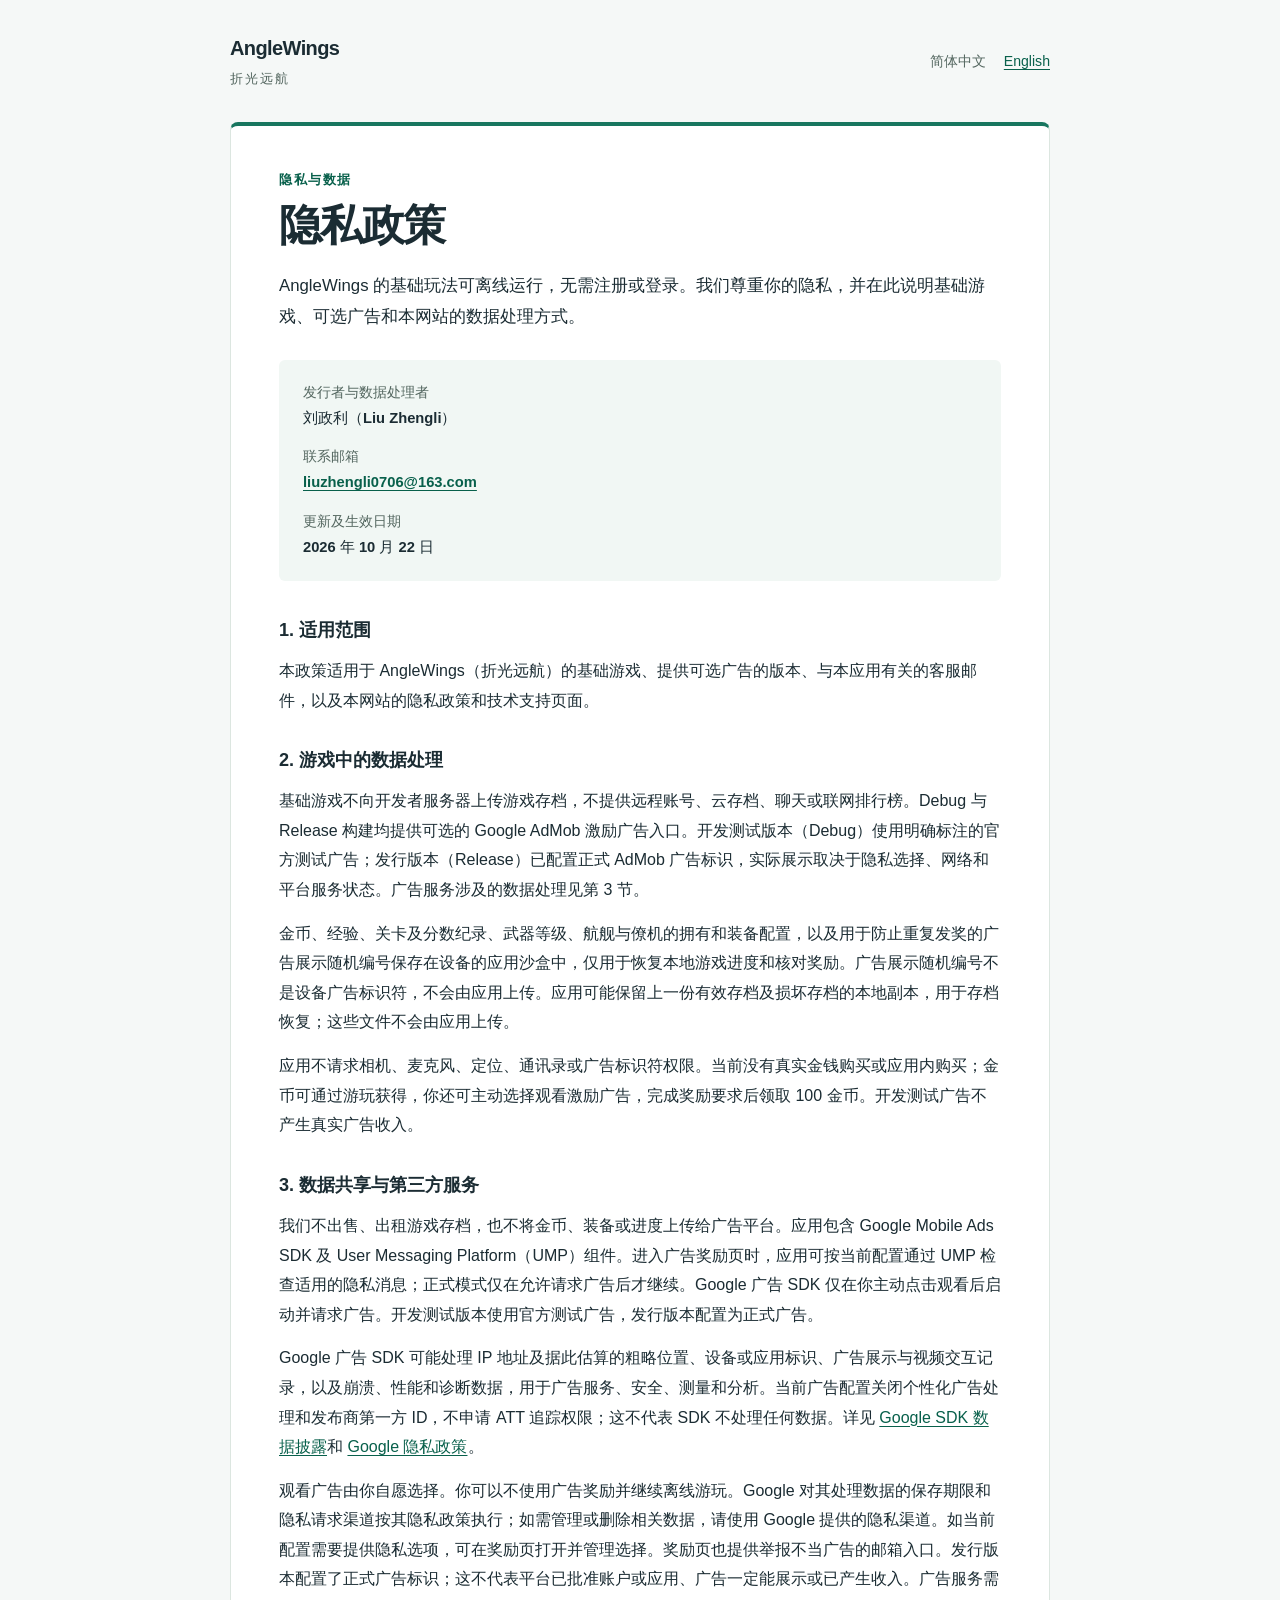
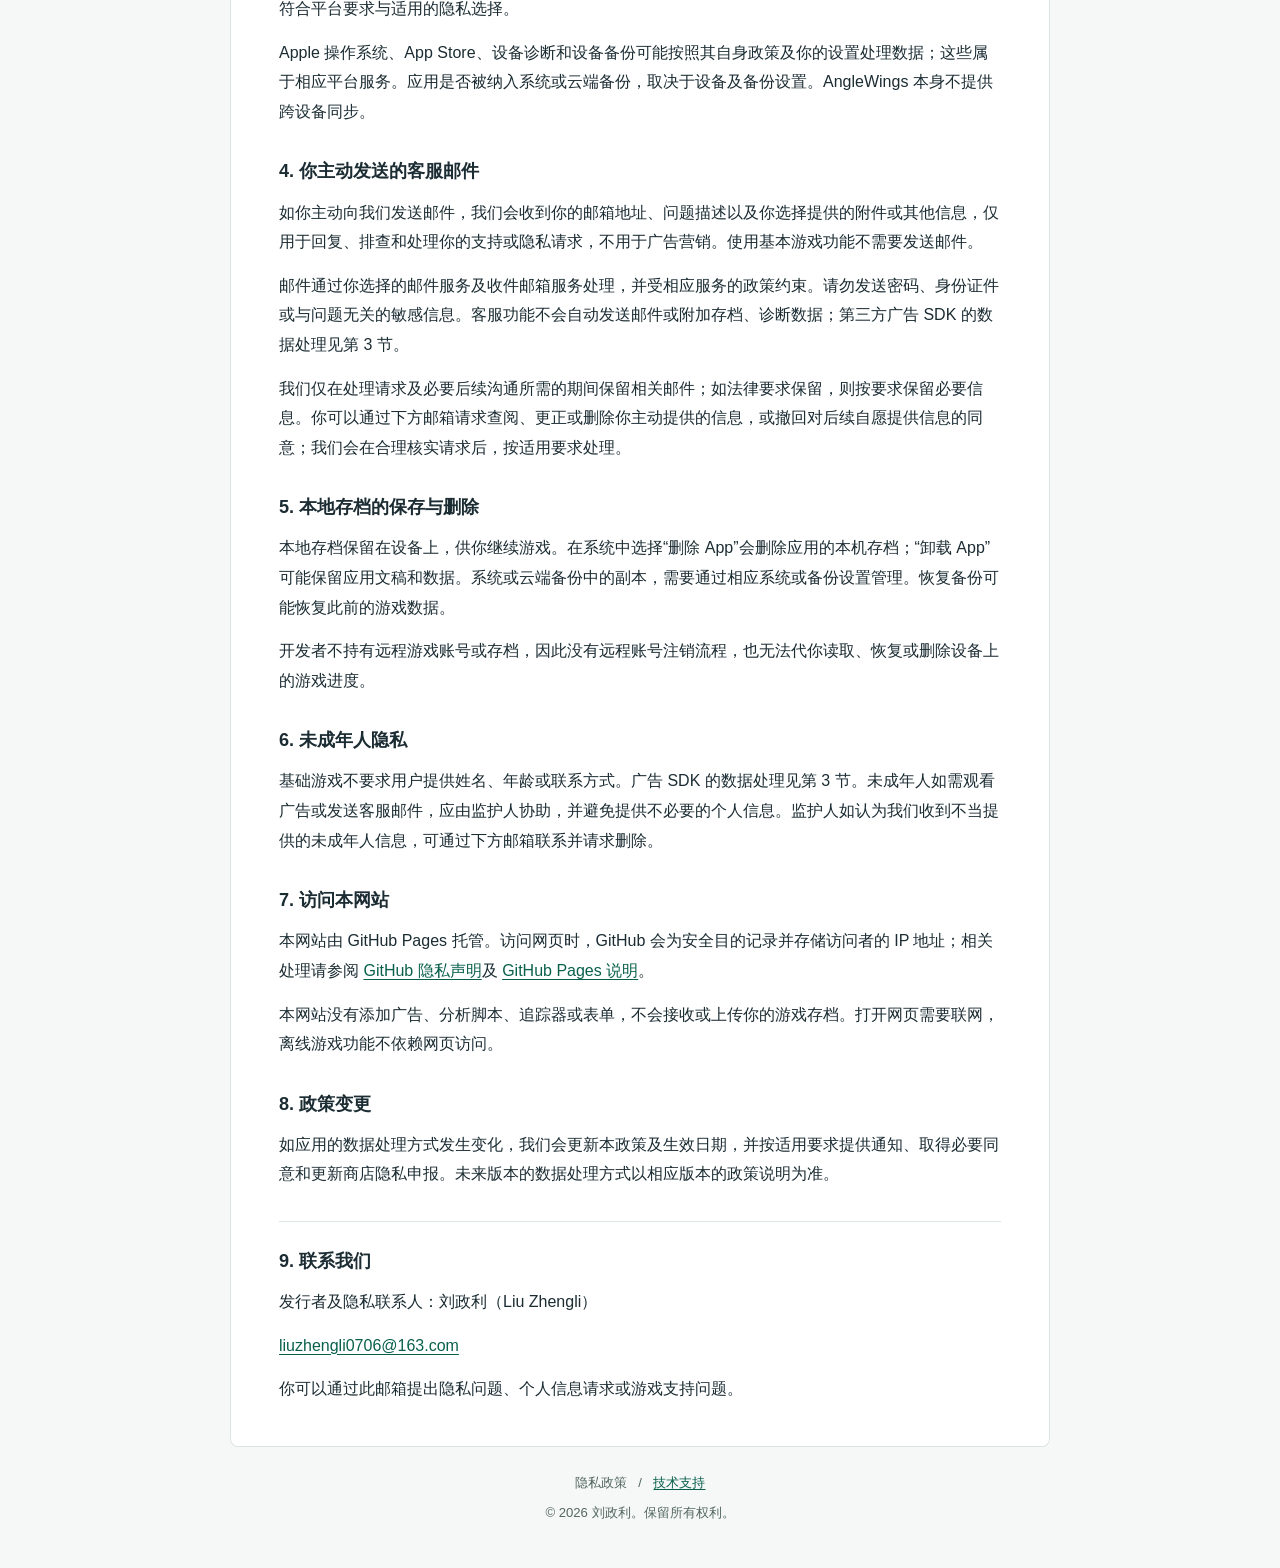
<file: index.html>
<!doctype html>
<html lang="zh-Hans">
<head>
  <meta charset="utf-8">
  <meta name="viewport" content="width=device-width, initial-scale=1">
  <meta name="description" content="AngleWings（折光远航）隐私政策：离线游戏、本地存档、数据管理与隐私联系方式。">
  <meta name="referrer" content="no-referrer">
  <title>隐私政策 · AngleWings 折光远航</title>
  <link rel="canonical" href="https://maoyayini.github.io/anglewings-privacy/">
  <link rel="alternate" hreflang="en" href="https://maoyayini.github.io/anglewings-privacy/en.html">
  <link rel="stylesheet" href="styles.css">
</head>
<body>
  <a class="skip" href="#policy">跳转到正文</a>
  <header class="site-header">
    <div><span class="brand">AngleWings</span><span class="subtitle">折光远航</span></div>
    <nav aria-label="语言"><span aria-current="page">简体中文</span><a href="en.html" lang="en" hreflang="en">English</a></nav>
  </header>
  <main id="policy">
    <p class="eyebrow">隐私与数据</p>
    <h1>隐私政策</h1>
    <p class="intro">AngleWings 的基础玩法可离线运行，无需注册或登录。我们尊重你的隐私，并在此说明基础游戏、可选广告和本网站的数据处理方式。</p>
    <dl class="details">
      <div><dt>发行者与数据处理者</dt><dd>刘政利（Liu Zhengli）</dd></div>
      <div><dt>联系邮箱</dt><dd><a href="mailto:liuzhengli0706@163.com">liuzhengli0706@163.com</a></dd></div>
      <div><dt>更新及生效日期</dt><dd><time datetime="2026-10-22">2026 年 10 月 22 日</time></dd></div>
    </dl>

    <section aria-labelledby="scope">
      <h2 id="scope">1. 适用范围</h2>
      <p>本政策适用于 AngleWings（折光远航）的基础游戏、提供可选广告的版本、与本应用有关的客服邮件，以及本网站的隐私政策和技术支持页面。</p>
    </section>
    <section aria-labelledby="game-data">
      <h2 id="game-data">2. 游戏中的数据处理</h2>
      <p>基础游戏不向开发者服务器上传游戏存档，不提供远程账号、云存档、聊天或联网排行榜。Debug 与 Release 构建均提供可选的 Google AdMob 激励广告入口。开发测试版本（Debug）使用明确标注的官方测试广告；发行版本（Release）已配置正式 AdMob 广告标识，实际展示取决于隐私选择、网络和平台服务状态。广告服务涉及的数据处理见第 3 节。</p>
      <p>金币、经验、关卡及分数纪录、武器等级、航舰与僚机的拥有和装备配置，以及用于防止重复发奖的广告展示随机编号保存在设备的应用沙盒中，仅用于恢复本地游戏进度和核对奖励。广告展示随机编号不是设备广告标识符，不会由应用上传。应用可能保留上一份有效存档及损坏存档的本地副本，用于存档恢复；这些文件不会由应用上传。</p>
      <p>应用不请求相机、麦克风、定位、通讯录或广告标识符权限。当前没有真实金钱购买或应用内购买；金币可通过游玩获得，你还可主动选择观看激励广告，完成奖励要求后领取 100 金币。开发测试广告不产生真实广告收入。</p>
    </section>
    <section aria-labelledby="sharing">
      <h2 id="sharing">3. 数据共享与第三方服务</h2>
      <p>我们不出售、出租游戏存档，也不将金币、装备或进度上传给广告平台。应用包含 Google Mobile Ads SDK 及 User Messaging Platform（UMP）组件。进入广告奖励页时，应用可按当前配置通过 UMP 检查适用的隐私消息；正式模式仅在允许请求广告后才继续。Google 广告 SDK 仅在你主动点击观看后启动并请求广告。开发测试版本使用官方测试广告，发行版本配置为正式广告。</p>
      <p>Google 广告 SDK 可能处理 IP 地址及据此估算的粗略位置、设备或应用标识、广告展示与视频交互记录，以及崩溃、性能和诊断数据，用于广告服务、安全、测量和分析。当前广告配置关闭个性化广告处理和发布商第一方 ID，不申请 ATT 追踪权限；这不代表 SDK 不处理任何数据。详见 <a href="https://developers.google.com/admob/ios/privacy/data-disclosure">Google SDK 数据披露</a>和 <a href="https://policies.google.com/privacy?hl=zh-CN">Google 隐私政策</a>。</p>
      <p>观看广告由你自愿选择。你可以不使用广告奖励并继续离线游玩。Google 对其处理数据的保存期限和隐私请求渠道按其隐私政策执行；如需管理或删除相关数据，请使用 Google 提供的隐私渠道。如当前配置需要提供隐私选项，可在奖励页打开并管理选择。奖励页也提供举报不当广告的邮箱入口。发行版本配置了正式广告标识；这不代表平台已批准账户或应用、广告一定能展示或已产生收入。广告服务需符合平台要求与适用的隐私选择。</p>
      <p>Apple 操作系统、App Store、设备诊断和设备备份可能按照其自身政策及你的设置处理数据；这些属于相应平台服务。应用是否被纳入系统或云端备份，取决于设备及备份设置。AngleWings 本身不提供跨设备同步。</p>
    </section>
    <section aria-labelledby="support">
      <h2 id="support">4. 你主动发送的客服邮件</h2>
      <p>如你主动向我们发送邮件，我们会收到你的邮箱地址、问题描述以及你选择提供的附件或其他信息，仅用于回复、排查和处理你的支持或隐私请求，不用于广告营销。使用基本游戏功能不需要发送邮件。</p>
      <p>邮件通过你选择的邮件服务及收件邮箱服务处理，并受相应服务的政策约束。请勿发送密码、身份证件或与问题无关的敏感信息。客服功能不会自动发送邮件或附加存档、诊断数据；第三方广告 SDK 的数据处理见第 3 节。</p>
      <p>我们仅在处理请求及必要后续沟通所需的期间保留相关邮件；如法律要求保留，则按要求保留必要信息。你可以通过下方邮箱请求查阅、更正或删除你主动提供的信息，或撤回对后续自愿提供信息的同意；我们会在合理核实请求后，按适用要求处理。</p>
    </section>
    <section aria-labelledby="deletion">
      <h2 id="deletion">5. 本地存档的保存与删除</h2>
      <p>本地存档保留在设备上，供你继续游戏。在系统中选择“删除 App”会删除应用的本机存档；“卸载 App”可能保留应用文稿和数据。系统或云端备份中的副本，需要通过相应系统或备份设置管理。恢复备份可能恢复此前的游戏数据。</p>
      <p>开发者不持有远程游戏账号或存档，因此没有远程账号注销流程，也无法代你读取、恢复或删除设备上的游戏进度。</p>
    </section>
    <section aria-labelledby="children">
      <h2 id="children">6. 未成年人隐私</h2>
      <p>基础游戏不要求用户提供姓名、年龄或联系方式。广告 SDK 的数据处理见第 3 节。未成年人如需观看广告或发送客服邮件，应由监护人协助，并避免提供不必要的个人信息。监护人如认为我们收到不当提供的未成年人信息，可通过下方邮箱联系并请求删除。</p>
    </section>
    <section aria-labelledby="website">
      <h2 id="website">7. 访问本网站</h2>
      <p>本网站由 GitHub Pages 托管。访问网页时，GitHub 会为安全目的记录并存储访问者的 IP 地址；相关处理请参阅 <a href="https://docs.github.com/en/site-policy/privacy-policies/github-general-privacy-statement">GitHub 隐私声明</a>及 <a href="https://docs.github.com/en/pages/getting-started-with-github-pages/what-is-github-pages">GitHub Pages 说明</a>。</p>
      <p>本网站没有添加广告、分析脚本、追踪器或表单，不会接收或上传你的游戏存档。打开网页需要联网，离线游戏功能不依赖网页访问。</p>
    </section>
    <section aria-labelledby="changes">
      <h2 id="changes">8. 政策变更</h2>
      <p>如应用的数据处理方式发生变化，我们会更新本政策及生效日期，并按适用要求提供通知、取得必要同意和更新商店隐私申报。未来版本的数据处理方式以相应版本的政策说明为准。</p>
    </section>
    <section class="contact" aria-labelledby="contact">
      <h2 id="contact">9. 联系我们</h2>
      <p>发行者及隐私联系人：刘政利（Liu Zhengli）</p>
      <p><a href="mailto:liuzhengli0706@163.com">liuzhengli0706@163.com</a></p>
      <p>你可以通过此邮箱提出隐私问题、个人信息请求或游戏支持问题。</p>
    </section>
  </main>
  <footer><p>隐私政策 <span aria-hidden="true">/</span> <a href="support.html">技术支持</a></p><p>© 2026 刘政利。保留所有权利。</p></footer>
</body>
</html>
</file>
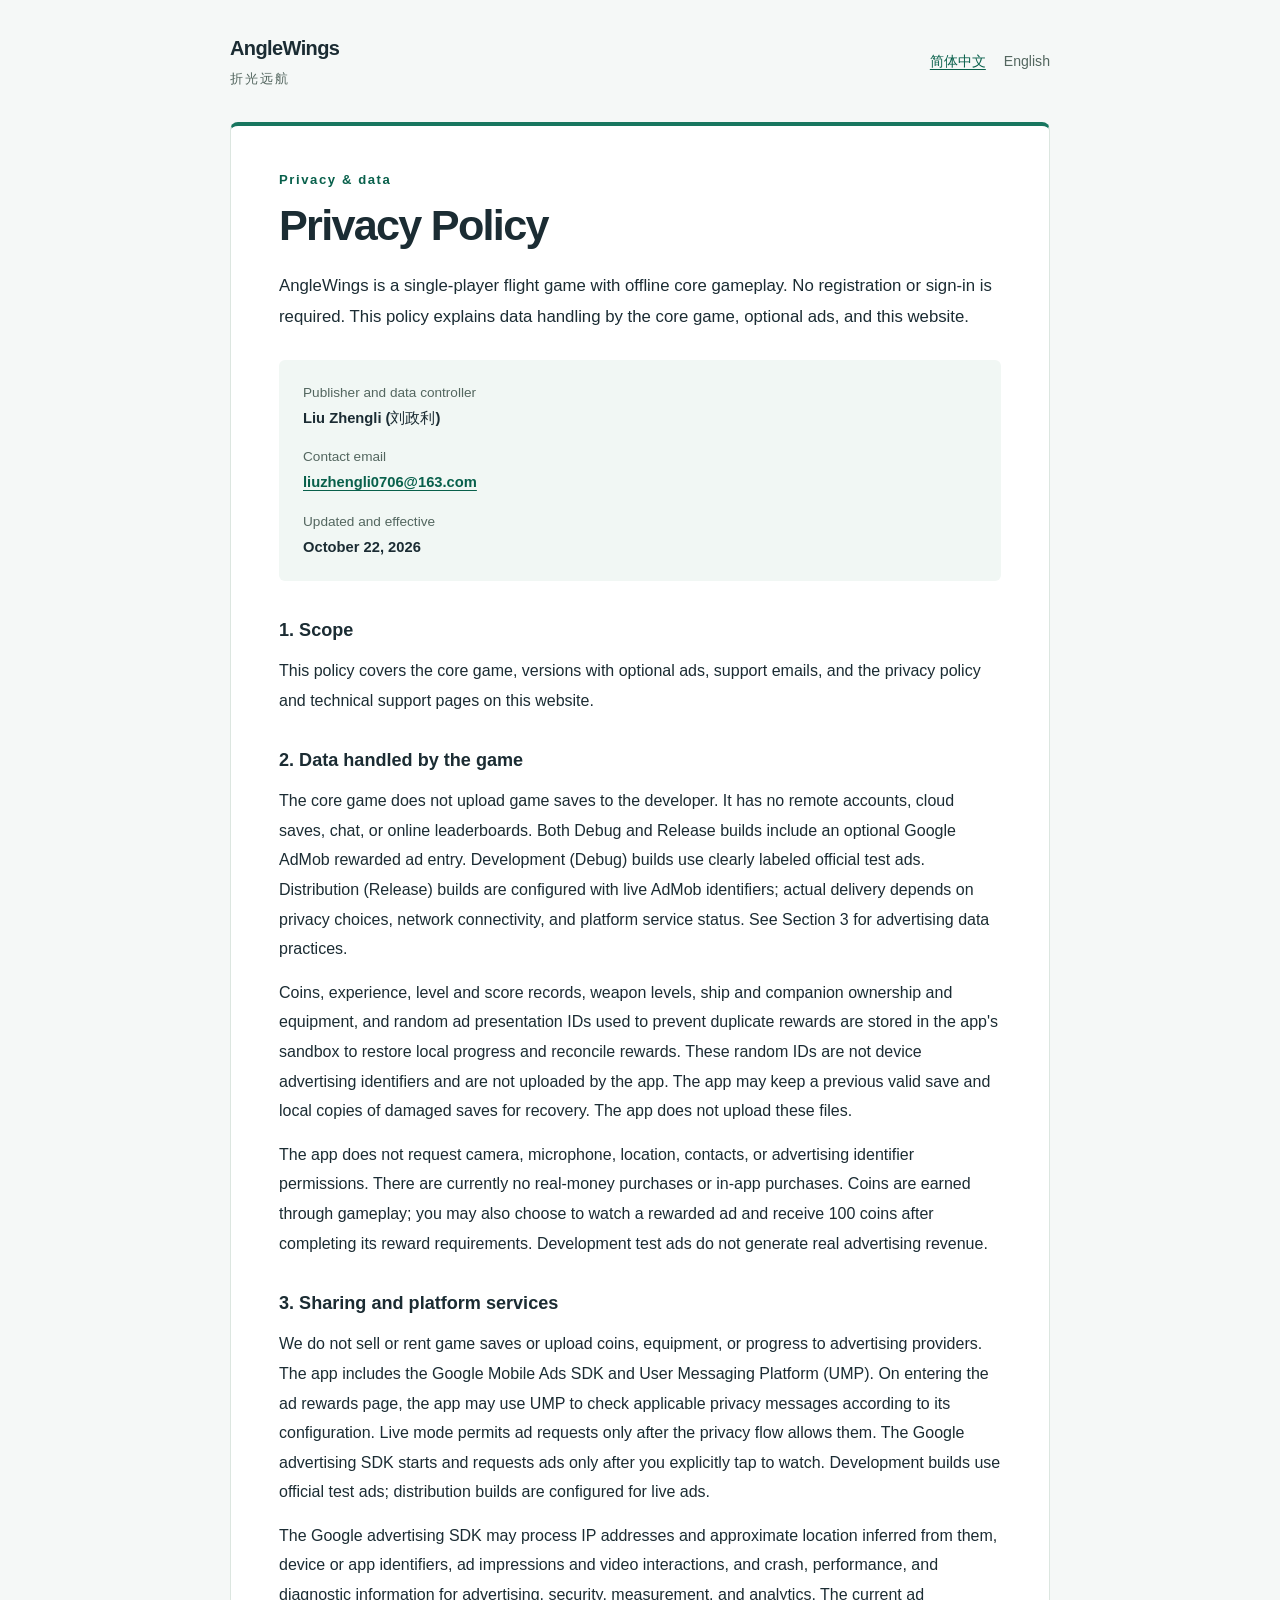
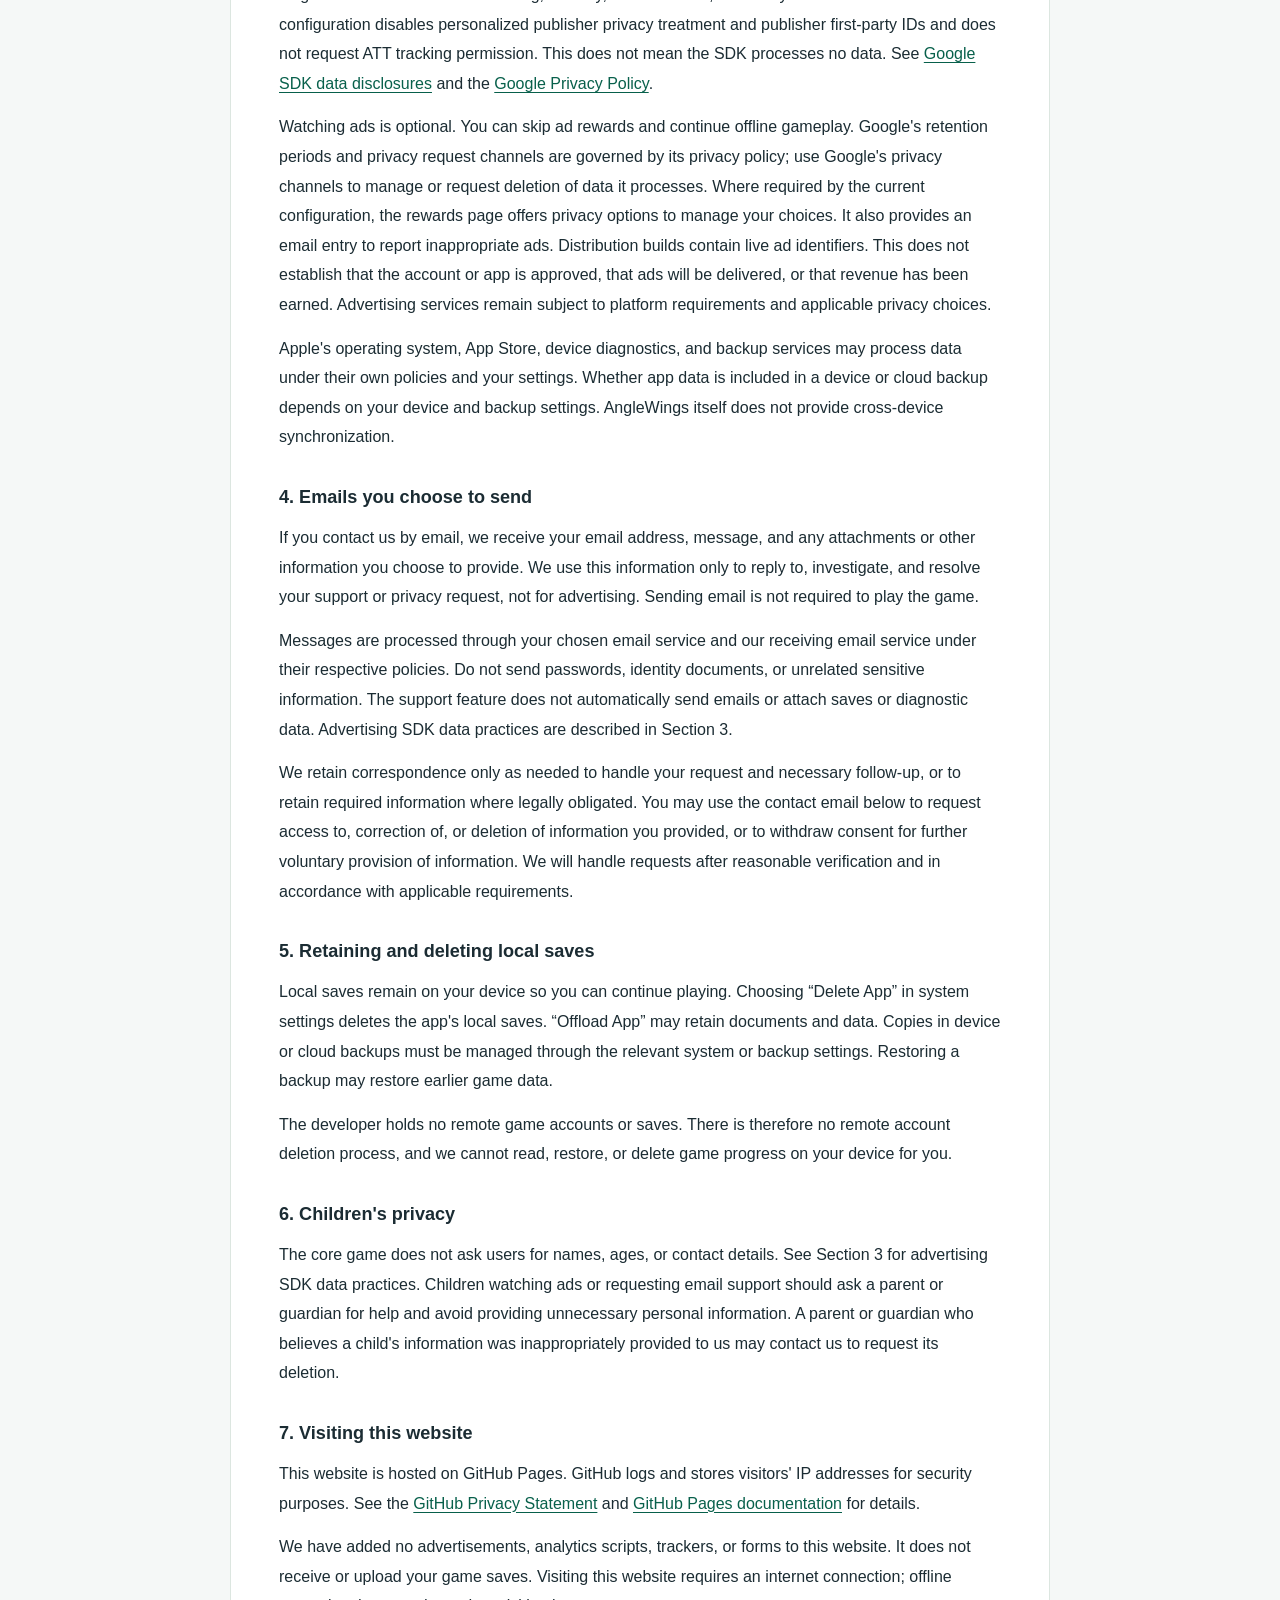
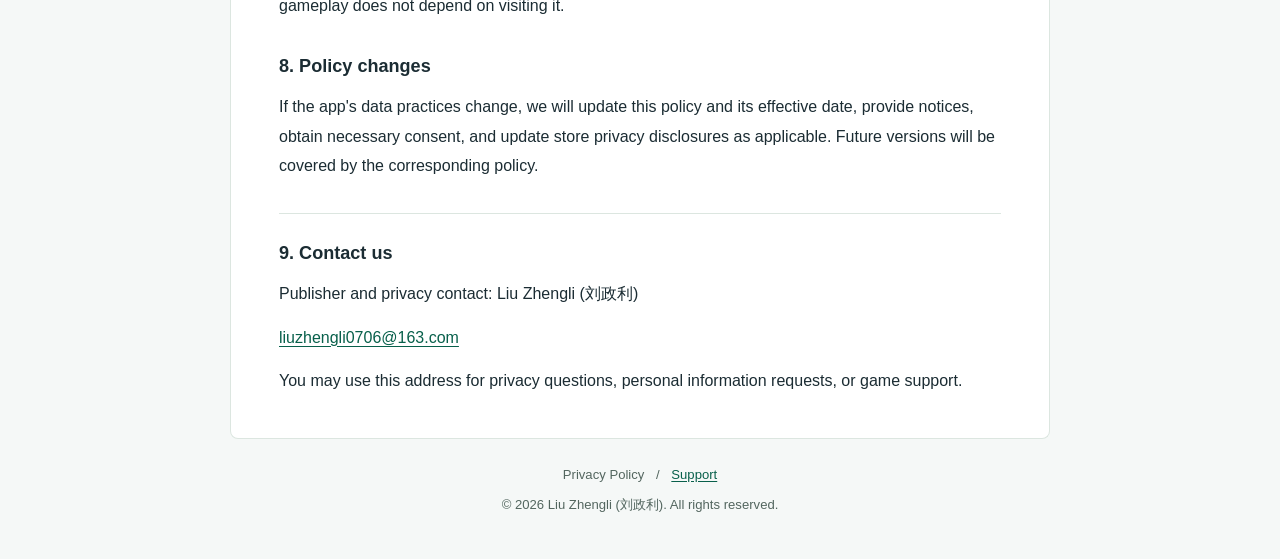
<file: en.html>
<!doctype html>
<html lang="en">
<head>
  <meta charset="utf-8">
  <meta name="viewport" content="width=device-width, initial-scale=1">
  <meta name="description" content="AngleWings privacy policy: offline gameplay, local saves, data management, and privacy contact details.">
  <meta name="referrer" content="no-referrer">
  <title>Privacy Policy · AngleWings</title>
  <link rel="canonical" href="https://maoyayini.github.io/anglewings-privacy/en.html">
  <link rel="alternate" hreflang="zh-Hans" href="https://maoyayini.github.io/anglewings-privacy/">
  <link rel="stylesheet" href="styles.css">
</head>
<body>
  <a class="skip" href="#policy">Skip to content</a>
  <header class="site-header">
    <div><span class="brand">AngleWings</span><span class="subtitle" lang="zh-Hans">折光远航</span></div>
    <nav aria-label="Language"><a href="./" lang="zh-Hans" hreflang="zh-Hans">简体中文</a><span aria-current="page">English</span></nav>
  </header>
  <main id="policy">
    <p class="eyebrow">Privacy &amp; data</p>
    <h1>Privacy Policy</h1>
    <p class="intro">AngleWings is a single-player flight game with offline core gameplay. No registration or sign-in is required. This policy explains data handling by the core game, optional ads, and this website.</p>
    <dl class="details">
      <div><dt>Publisher and data controller</dt><dd>Liu Zhengli (刘政利)</dd></div>
      <div><dt>Contact email</dt><dd><a href="mailto:liuzhengli0706@163.com">liuzhengli0706@163.com</a></dd></div>
      <div><dt>Updated and effective</dt><dd><time datetime="2026-10-22">October 22, 2026</time></dd></div>
    </dl>

    <section aria-labelledby="scope">
      <h2 id="scope">1. Scope</h2>
      <p>This policy covers the core game, versions with optional ads, support emails, and the privacy policy and technical support pages on this website.</p>
    </section>
    <section aria-labelledby="game-data">
      <h2 id="game-data">2. Data handled by the game</h2>
      <p>The core game does not upload game saves to the developer. It has no remote accounts, cloud saves, chat, or online leaderboards. Both Debug and Release builds include an optional Google AdMob rewarded ad entry. Development (Debug) builds use clearly labeled official test ads. Distribution (Release) builds are configured with live AdMob identifiers; actual delivery depends on privacy choices, network connectivity, and platform service status. See Section 3 for advertising data practices.</p>
      <p>Coins, experience, level and score records, weapon levels, ship and companion ownership and equipment, and random ad presentation IDs used to prevent duplicate rewards are stored in the app's sandbox to restore local progress and reconcile rewards. These random IDs are not device advertising identifiers and are not uploaded by the app. The app may keep a previous valid save and local copies of damaged saves for recovery. The app does not upload these files.</p>
      <p>The app does not request camera, microphone, location, contacts, or advertising identifier permissions. There are currently no real-money purchases or in-app purchases. Coins are earned through gameplay; you may also choose to watch a rewarded ad and receive 100 coins after completing its reward requirements. Development test ads do not generate real advertising revenue.</p>
    </section>
    <section aria-labelledby="sharing">
      <h2 id="sharing">3. Sharing and platform services</h2>
      <p>We do not sell or rent game saves or upload coins, equipment, or progress to advertising providers. The app includes the Google Mobile Ads SDK and User Messaging Platform (UMP). On entering the ad rewards page, the app may use UMP to check applicable privacy messages according to its configuration. Live mode permits ad requests only after the privacy flow allows them. The Google advertising SDK starts and requests ads only after you explicitly tap to watch. Development builds use official test ads; distribution builds are configured for live ads.</p>
      <p>The Google advertising SDK may process IP addresses and approximate location inferred from them, device or app identifiers, ad impressions and video interactions, and crash, performance, and diagnostic information for advertising, security, measurement, and analytics. The current ad configuration disables personalized publisher privacy treatment and publisher first-party IDs and does not request ATT tracking permission. This does not mean the SDK processes no data. See <a href="https://developers.google.com/admob/ios/privacy/data-disclosure">Google SDK data disclosures</a> and the <a href="https://policies.google.com/privacy">Google Privacy Policy</a>.</p>
      <p>Watching ads is optional. You can skip ad rewards and continue offline gameplay. Google's retention periods and privacy request channels are governed by its privacy policy; use Google's privacy channels to manage or request deletion of data it processes. Where required by the current configuration, the rewards page offers privacy options to manage your choices. It also provides an email entry to report inappropriate ads. Distribution builds contain live ad identifiers. This does not establish that the account or app is approved, that ads will be delivered, or that revenue has been earned. Advertising services remain subject to platform requirements and applicable privacy choices.</p>
      <p>Apple's operating system, App Store, device diagnostics, and backup services may process data under their own policies and your settings. Whether app data is included in a device or cloud backup depends on your device and backup settings. AngleWings itself does not provide cross-device synchronization.</p>
    </section>
    <section aria-labelledby="support">
      <h2 id="support">4. Emails you choose to send</h2>
      <p>If you contact us by email, we receive your email address, message, and any attachments or other information you choose to provide. We use this information only to reply to, investigate, and resolve your support or privacy request, not for advertising. Sending email is not required to play the game.</p>
      <p>Messages are processed through your chosen email service and our receiving email service under their respective policies. Do not send passwords, identity documents, or unrelated sensitive information. The support feature does not automatically send emails or attach saves or diagnostic data. Advertising SDK data practices are described in Section 3.</p>
      <p>We retain correspondence only as needed to handle your request and necessary follow-up, or to retain required information where legally obligated. You may use the contact email below to request access to, correction of, or deletion of information you provided, or to withdraw consent for further voluntary provision of information. We will handle requests after reasonable verification and in accordance with applicable requirements.</p>
    </section>
    <section aria-labelledby="deletion">
      <h2 id="deletion">5. Retaining and deleting local saves</h2>
      <p>Local saves remain on your device so you can continue playing. Choosing “Delete App” in system settings deletes the app's local saves. “Offload App” may retain documents and data. Copies in device or cloud backups must be managed through the relevant system or backup settings. Restoring a backup may restore earlier game data.</p>
      <p>The developer holds no remote game accounts or saves. There is therefore no remote account deletion process, and we cannot read, restore, or delete game progress on your device for you.</p>
    </section>
    <section aria-labelledby="children">
      <h2 id="children">6. Children's privacy</h2>
      <p>The core game does not ask users for names, ages, or contact details. See Section 3 for advertising SDK data practices. Children watching ads or requesting email support should ask a parent or guardian for help and avoid providing unnecessary personal information. A parent or guardian who believes a child's information was inappropriately provided to us may contact us to request its deletion.</p>
    </section>
    <section aria-labelledby="website">
      <h2 id="website">7. Visiting this website</h2>
      <p>This website is hosted on GitHub Pages. GitHub logs and stores visitors' IP addresses for security purposes. See the <a href="https://docs.github.com/en/site-policy/privacy-policies/github-general-privacy-statement">GitHub Privacy Statement</a> and <a href="https://docs.github.com/en/pages/getting-started-with-github-pages/what-is-github-pages">GitHub Pages documentation</a> for details.</p>
      <p>We have added no advertisements, analytics scripts, trackers, or forms to this website. It does not receive or upload your game saves. Visiting this website requires an internet connection; offline gameplay does not depend on visiting it.</p>
    </section>
    <section aria-labelledby="changes">
      <h2 id="changes">8. Policy changes</h2>
      <p>If the app's data practices change, we will update this policy and its effective date, provide notices, obtain necessary consent, and update store privacy disclosures as applicable. Future versions will be covered by the corresponding policy.</p>
    </section>
    <section class="contact" aria-labelledby="contact">
      <h2 id="contact">9. Contact us</h2>
      <p>Publisher and privacy contact: Liu Zhengli (刘政利)</p>
      <p><a href="mailto:liuzhengli0706@163.com">liuzhengli0706@163.com</a></p>
      <p>You may use this address for privacy questions, personal information requests, or game support.</p>
    </section>
  </main>
  <footer><p>Privacy Policy <span aria-hidden="true">/</span> <a href="support-en.html">Support</a></p><p>© 2026 Liu Zhengli (刘政利). All rights reserved.</p></footer>
</body>
</html>
</file>
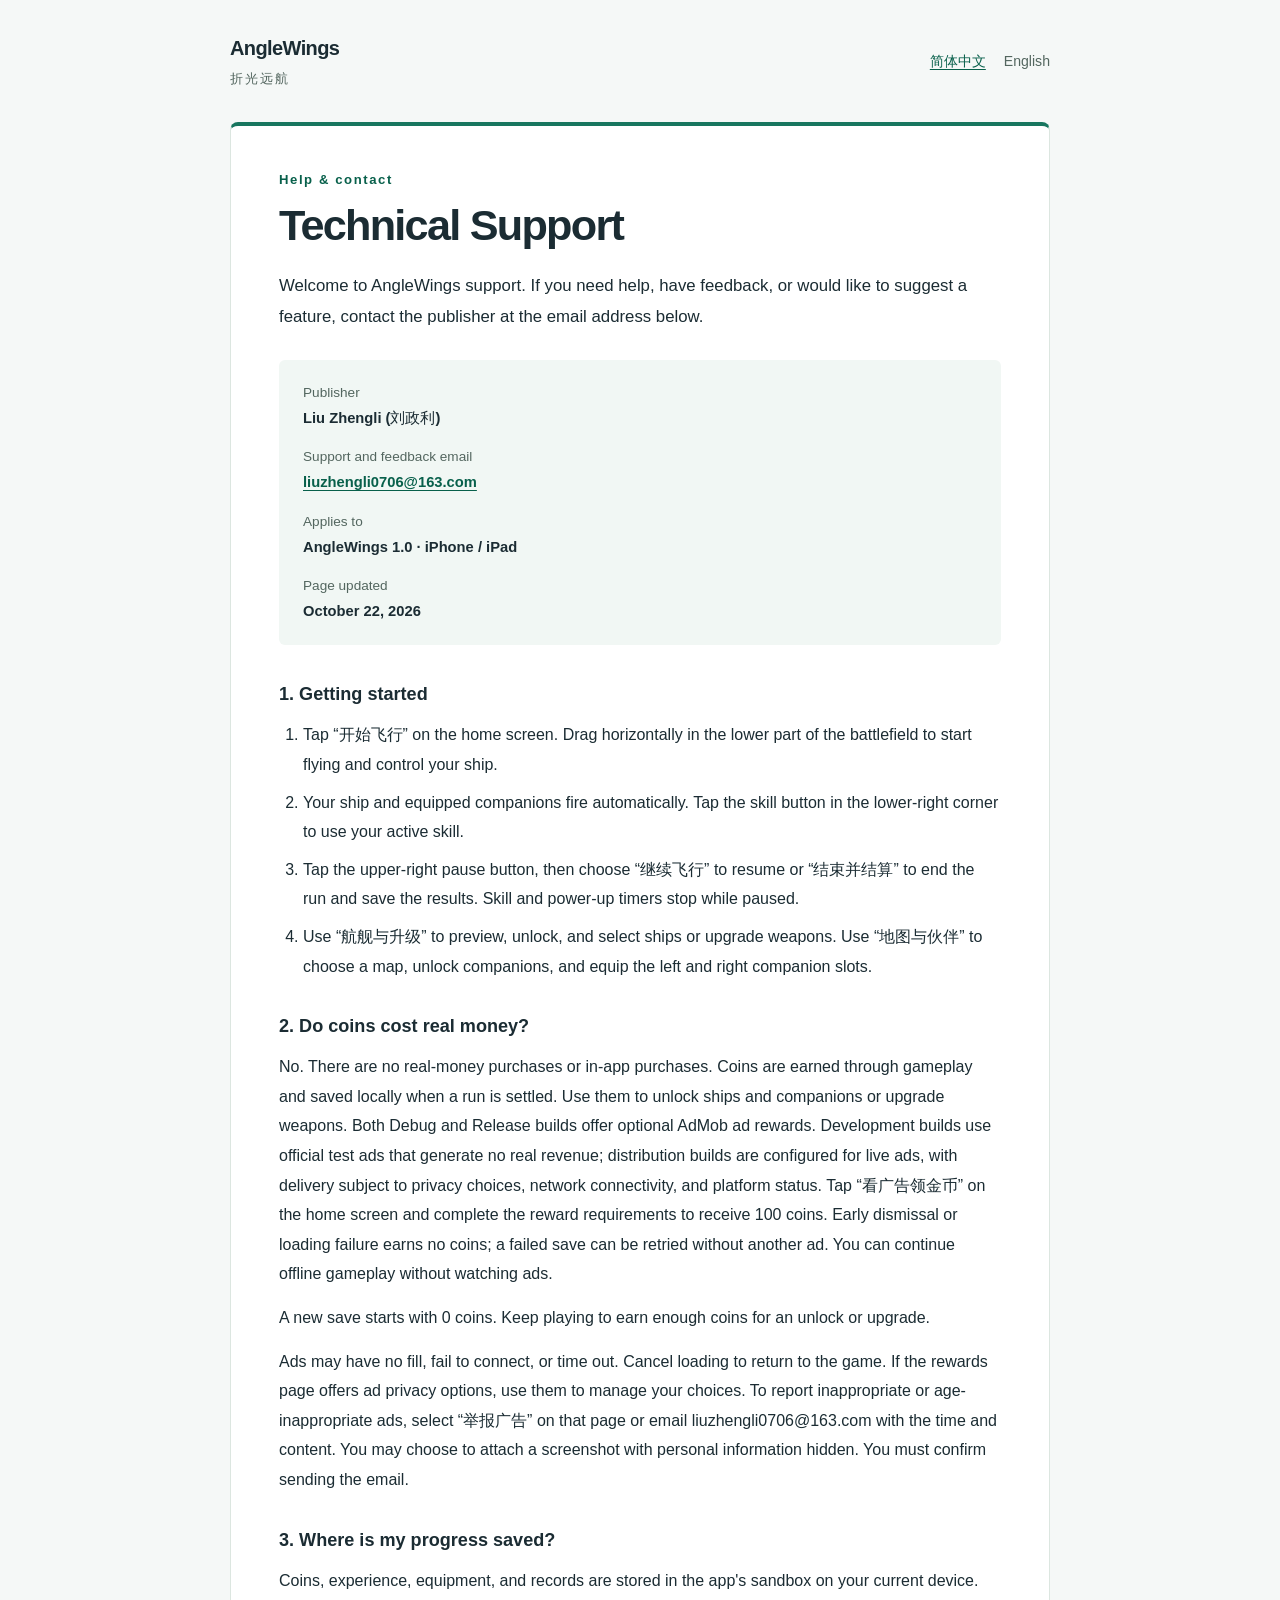
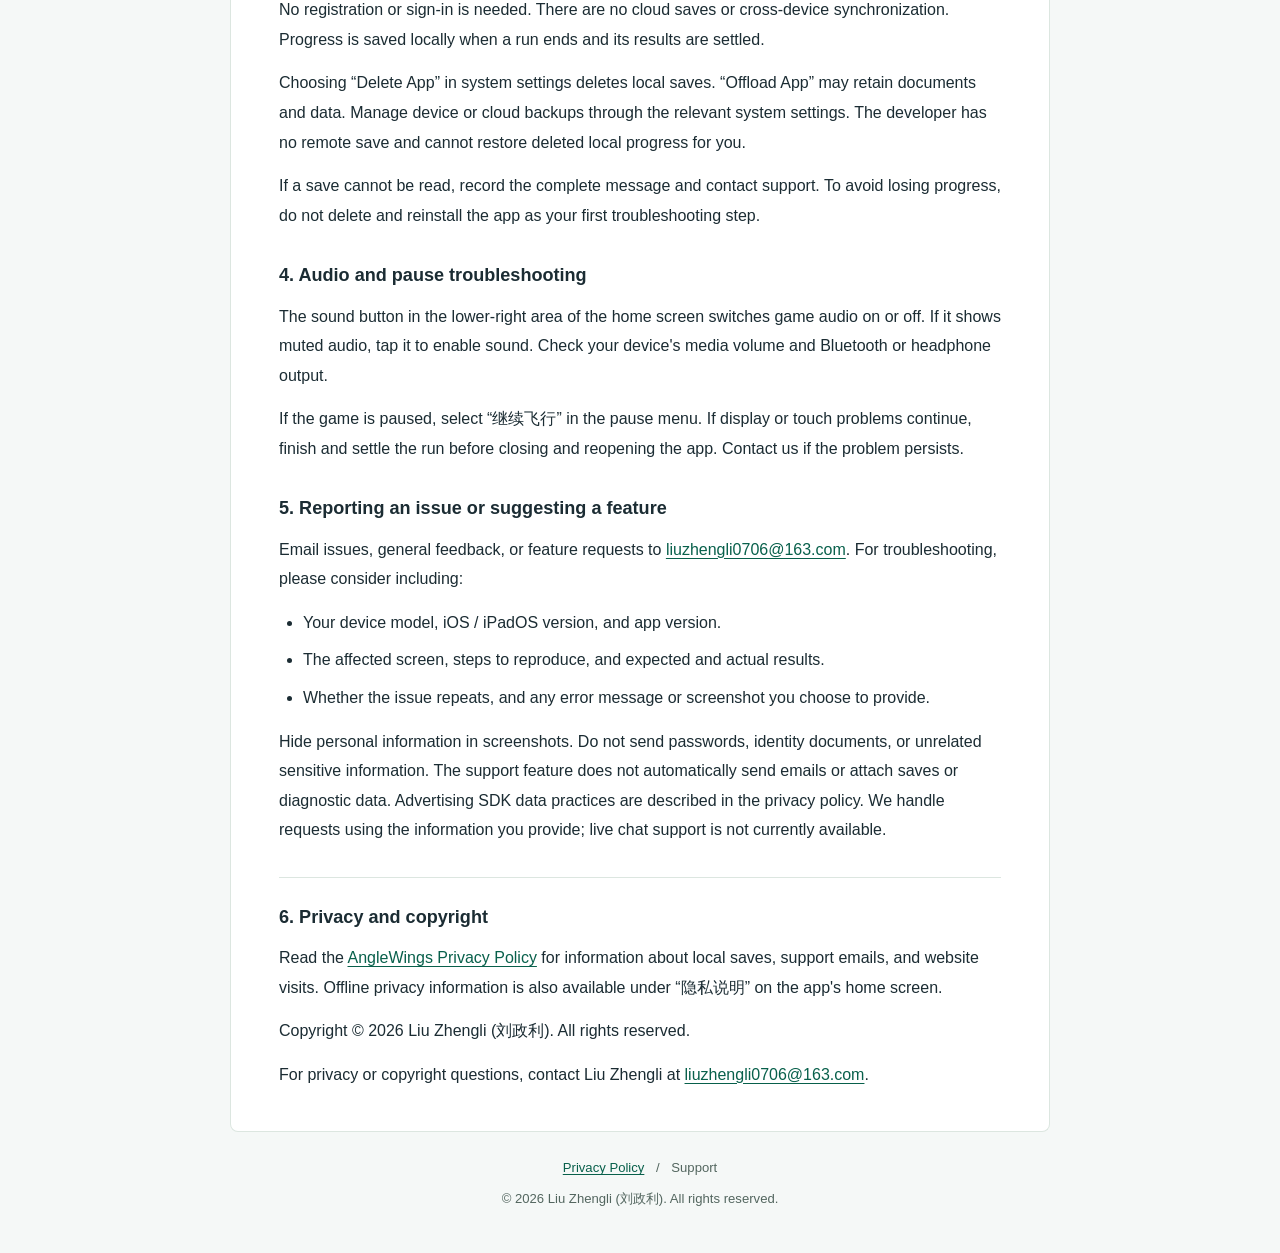
<file: support-en.html>
<!doctype html>
<html lang="en">
<head>
  <meta charset="utf-8">
  <meta name="viewport" content="width=device-width, initial-scale=1">
  <meta name="description" content="AngleWings support: gameplay help, coins and saves, audio troubleshooting, and developer contact details.">
  <meta name="referrer" content="no-referrer">
  <title>Support · AngleWings</title>
  <link rel="canonical" href="https://maoyayini.github.io/anglewings-privacy/support-en.html">
  <link rel="alternate" hreflang="zh-Hans" href="https://maoyayini.github.io/anglewings-privacy/support.html">
  <link rel="stylesheet" href="styles.css">
</head>
<body>
  <a class="skip" href="#support">Skip to content</a>
  <header class="site-header">
    <div><span class="brand">AngleWings</span><span class="subtitle" lang="zh-Hans">折光远航</span></div>
    <nav aria-label="Language"><a href="support.html" lang="zh-Hans" hreflang="zh-Hans">简体中文</a><span aria-current="page">English</span></nav>
  </header>
  <main id="support">
    <p class="eyebrow">Help &amp; contact</p>
    <h1>Technical Support</h1>
    <p class="intro">Welcome to AngleWings support. If you need help, have feedback, or would like to suggest a feature, contact the publisher at the email address below.</p>
    <dl class="details">
      <div><dt>Publisher</dt><dd>Liu Zhengli (刘政利)</dd></div>
      <div><dt>Support and feedback email</dt><dd><a href="mailto:liuzhengli0706@163.com">liuzhengli0706@163.com</a></dd></div>
      <div><dt>Applies to</dt><dd>AngleWings 1.0 · iPhone / iPad</dd></div>
      <div><dt>Page updated</dt><dd><time datetime="2026-10-22">October 22, 2026</time></dd></div>
    </dl>

    <section aria-labelledby="play">
      <h2 id="play">1. Getting started</h2>
      <ol>
        <li>Tap “开始飞行” on the home screen. Drag horizontally in the lower part of the battlefield to start flying and control your ship.</li>
        <li>Your ship and equipped companions fire automatically. Tap the skill button in the lower-right corner to use your active skill.</li>
        <li>Tap the upper-right pause button, then choose “继续飞行” to resume or “结束并结算” to end the run and save the results. Skill and power-up timers stop while paused.</li>
        <li>Use “航舰与升级” to preview, unlock, and select ships or upgrade weapons. Use “地图与伙伴” to choose a map, unlock companions, and equip the left and right companion slots.</li>
      </ol>
    </section>
    <section aria-labelledby="coins">
      <h2 id="coins">2. Do coins cost real money?</h2>
      <p>No. There are no real-money purchases or in-app purchases. Coins are earned through gameplay and saved locally when a run is settled. Use them to unlock ships and companions or upgrade weapons. Both Debug and Release builds offer optional AdMob ad rewards. Development builds use official test ads that generate no real revenue; distribution builds are configured for live ads, with delivery subject to privacy choices, network connectivity, and platform status. Tap “看广告领金币” on the home screen and complete the reward requirements to receive 100 coins. Early dismissal or loading failure earns no coins; a failed save can be retried without another ad. You can continue offline gameplay without watching ads.</p>
      <p>A new save starts with 0 coins. Keep playing to earn enough coins for an unlock or upgrade.</p>
      <p>Ads may have no fill, fail to connect, or time out. Cancel loading to return to the game. If the rewards page offers ad privacy options, use them to manage your choices. To report inappropriate or age-inappropriate ads, select “举报广告” on that page or email liuzhengli0706@163.com with the time and content. You may choose to attach a screenshot with personal information hidden. You must confirm sending the email.</p>
    </section>
    <section aria-labelledby="saves">
      <h2 id="saves">3. Where is my progress saved?</h2>
      <p>Coins, experience, equipment, and records are stored in the app's sandbox on your current device. No registration or sign-in is needed. There are no cloud saves or cross-device synchronization. Progress is saved locally when a run ends and its results are settled.</p>
      <p>Choosing “Delete App” in system settings deletes local saves. “Offload App” may retain documents and data. Manage device or cloud backups through the relevant system settings. The developer has no remote save and cannot restore deleted local progress for you.</p>
      <p>If a save cannot be read, record the complete message and contact support. To avoid losing progress, do not delete and reinstall the app as your first troubleshooting step.</p>
    </section>
    <section aria-labelledby="sound">
      <h2 id="sound">4. Audio and pause troubleshooting</h2>
      <p>The sound button in the lower-right area of the home screen switches game audio on or off. If it shows muted audio, tap it to enable sound. Check your device's media volume and Bluetooth or headphone output.</p>
      <p>If the game is paused, select “继续飞行” in the pause menu. If display or touch problems continue, finish and settle the run before closing and reopening the app. Contact us if the problem persists.</p>
    </section>
    <section aria-labelledby="feedback">
      <h2 id="feedback">5. Reporting an issue or suggesting a feature</h2>
      <p>Email issues, general feedback, or feature requests to <a href="mailto:liuzhengli0706@163.com">liuzhengli0706@163.com</a>. For troubleshooting, please consider including:</p>
      <ul>
        <li>Your device model, iOS / iPadOS version, and app version.</li>
        <li>The affected screen, steps to reproduce, and expected and actual results.</li>
        <li>Whether the issue repeats, and any error message or screenshot you choose to provide.</li>
      </ul>
      <p>Hide personal information in screenshots. Do not send passwords, identity documents, or unrelated sensitive information. The support feature does not automatically send emails or attach saves or diagnostic data. Advertising SDK data practices are described in the privacy policy. We handle requests using the information you provide; live chat support is not currently available.</p>
    </section>
    <section class="contact" aria-labelledby="privacy">
      <h2 id="privacy">6. Privacy and copyright</h2>
      <p>Read the <a href="en.html">AngleWings Privacy Policy</a> for information about local saves, support emails, and website visits. Offline privacy information is also available under “隐私说明” on the app's home screen.</p>
      <p>Copyright © 2026 Liu Zhengli (刘政利). All rights reserved.</p>
      <p>For privacy or copyright questions, contact Liu Zhengli at <a href="mailto:liuzhengli0706@163.com">liuzhengli0706@163.com</a>.</p>
    </section>
  </main>
  <footer><p><a href="en.html">Privacy Policy</a> <span aria-hidden="true">/</span> Support</p><p>© 2026 Liu Zhengli (刘政利). All rights reserved.</p></footer>
</body>
</html>
</file>
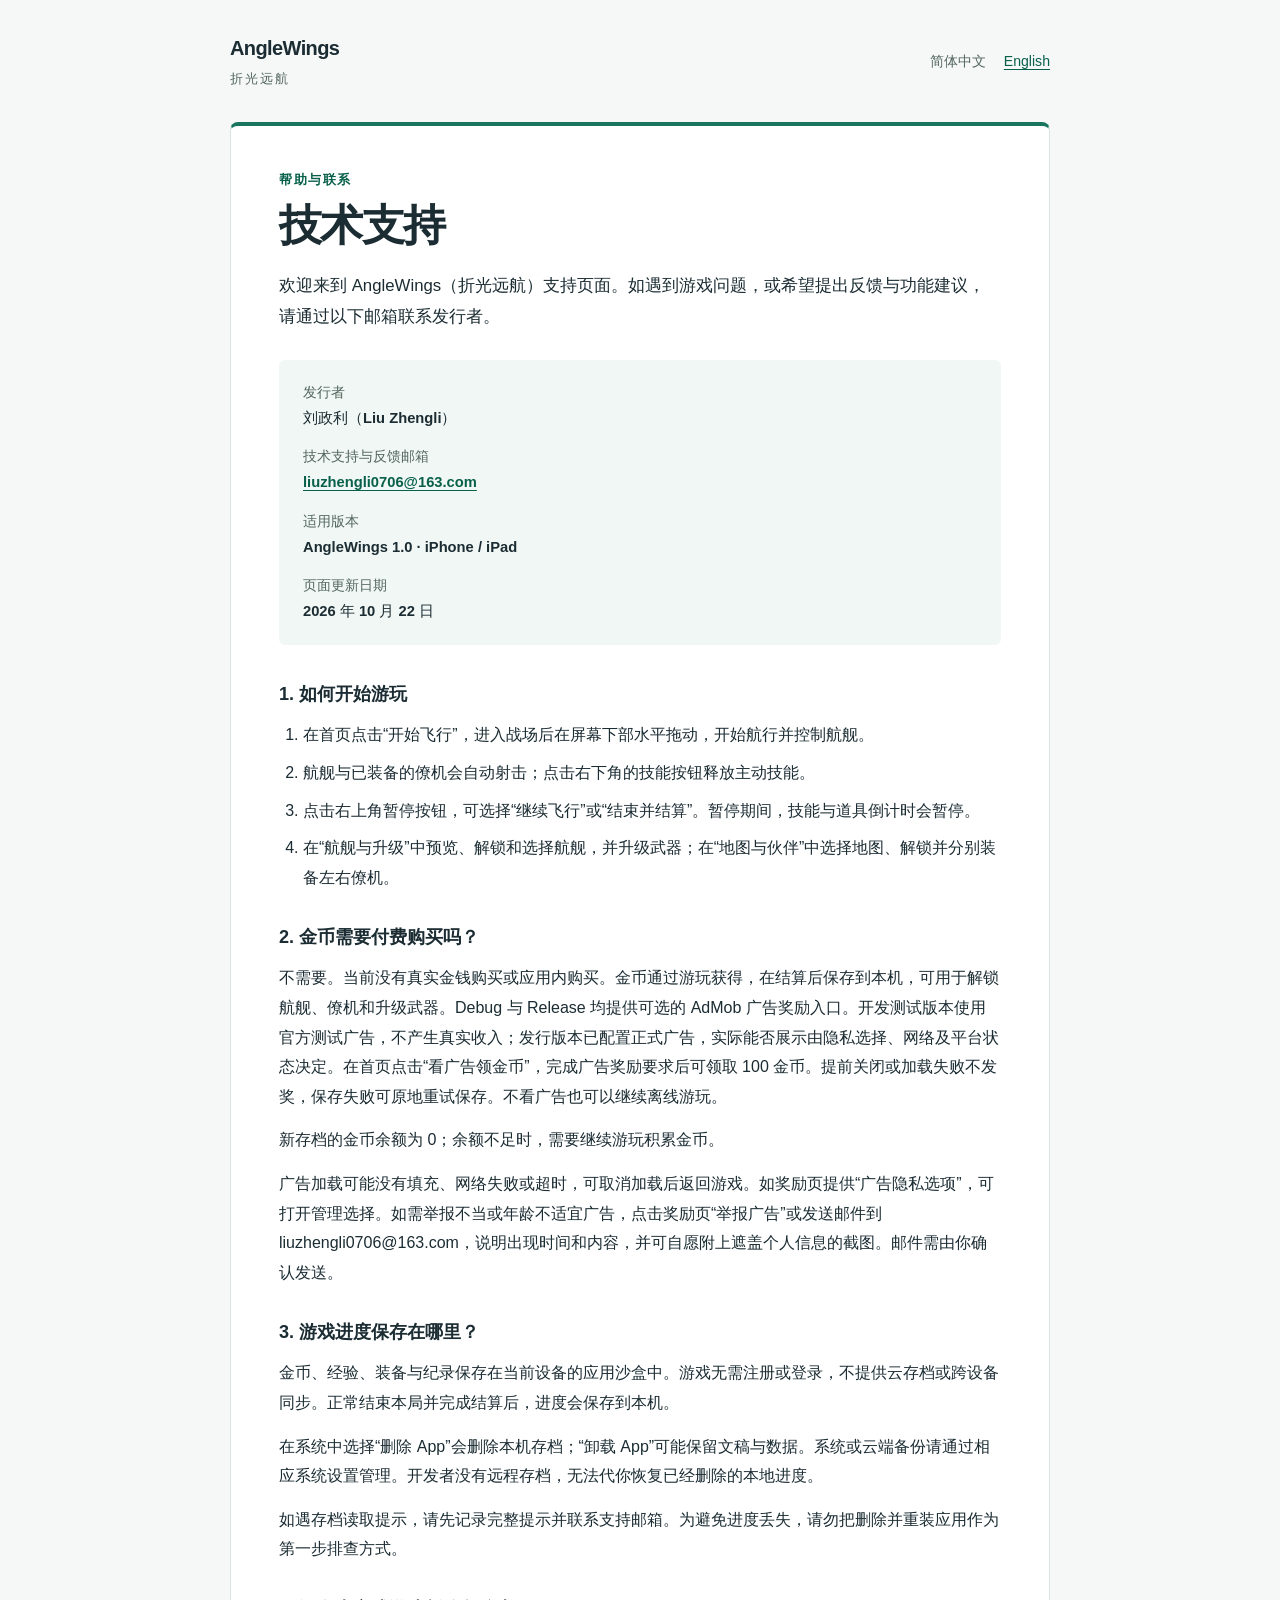
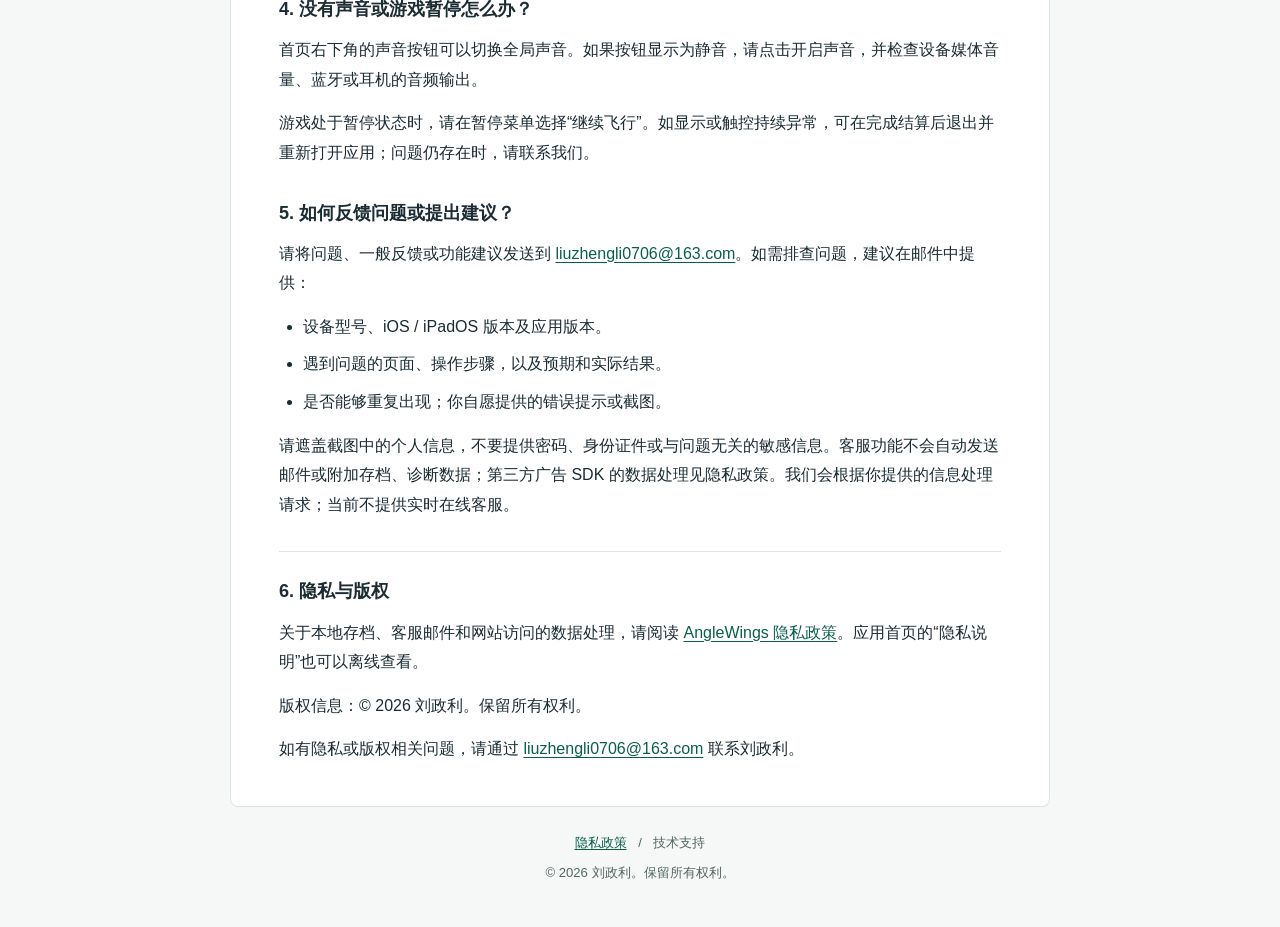
<file: support.html>
<!doctype html>
<html lang="zh-Hans">
<head>
  <meta charset="utf-8">
  <meta name="viewport" content="width=device-width, initial-scale=1">
  <meta name="description" content="AngleWings（折光远航）技术支持：游玩指南、金币与存档、声音排查，以及开发者联系方式。">
  <meta name="referrer" content="no-referrer">
  <title>技术支持 · AngleWings 折光远航</title>
  <link rel="canonical" href="https://maoyayini.github.io/anglewings-privacy/support.html">
  <link rel="alternate" hreflang="en" href="https://maoyayini.github.io/anglewings-privacy/support-en.html">
  <link rel="stylesheet" href="styles.css">
</head>
<body>
  <a class="skip" href="#support">跳转到正文</a>
  <header class="site-header">
    <div><span class="brand">AngleWings</span><span class="subtitle">折光远航</span></div>
    <nav aria-label="语言"><span aria-current="page">简体中文</span><a href="support-en.html" lang="en" hreflang="en">English</a></nav>
  </header>
  <main id="support">
    <p class="eyebrow">帮助与联系</p>
    <h1>技术支持</h1>
    <p class="intro">欢迎来到 AngleWings（折光远航）支持页面。如遇到游戏问题，或希望提出反馈与功能建议，请通过以下邮箱联系发行者。</p>
    <dl class="details">
      <div><dt>发行者</dt><dd>刘政利（Liu Zhengli）</dd></div>
      <div><dt>技术支持与反馈邮箱</dt><dd><a href="mailto:liuzhengli0706@163.com">liuzhengli0706@163.com</a></dd></div>
      <div><dt>适用版本</dt><dd>AngleWings 1.0 · iPhone / iPad</dd></div>
      <div><dt>页面更新日期</dt><dd><time datetime="2026-10-22">2026 年 10 月 22 日</time></dd></div>
    </dl>

    <section aria-labelledby="play">
      <h2 id="play">1. 如何开始游玩</h2>
      <ol>
        <li>在首页点击“开始飞行”，进入战场后在屏幕下部水平拖动，开始航行并控制航舰。</li>
        <li>航舰与已装备的僚机会自动射击；点击右下角的技能按钮释放主动技能。</li>
        <li>点击右上角暂停按钮，可选择“继续飞行”或“结束并结算”。暂停期间，技能与道具倒计时会暂停。</li>
        <li>在“航舰与升级”中预览、解锁和选择航舰，并升级武器；在“地图与伙伴”中选择地图、解锁并分别装备左右僚机。</li>
      </ol>
    </section>
    <section aria-labelledby="coins">
      <h2 id="coins">2. 金币需要付费购买吗？</h2>
      <p>不需要。当前没有真实金钱购买或应用内购买。金币通过游玩获得，在结算后保存到本机，可用于解锁航舰、僚机和升级武器。Debug 与 Release 均提供可选的 AdMob 广告奖励入口。开发测试版本使用官方测试广告，不产生真实收入；发行版本已配置正式广告，实际能否展示由隐私选择、网络及平台状态决定。在首页点击“看广告领金币”，完成广告奖励要求后可领取 100 金币。提前关闭或加载失败不发奖，保存失败可原地重试保存。不看广告也可以继续离线游玩。</p>
      <p>新存档的金币余额为 0；余额不足时，需要继续游玩积累金币。</p>
      <p>广告加载可能没有填充、网络失败或超时，可取消加载后返回游戏。如奖励页提供“广告隐私选项”，可打开管理选择。如需举报不当或年龄不适宜广告，点击奖励页“举报广告”或发送邮件到 liuzhengli0706@163.com，说明出现时间和内容，并可自愿附上遮盖个人信息的截图。邮件需由你确认发送。</p>
    </section>
    <section aria-labelledby="saves">
      <h2 id="saves">3. 游戏进度保存在哪里？</h2>
      <p>金币、经验、装备与纪录保存在当前设备的应用沙盒中。游戏无需注册或登录，不提供云存档或跨设备同步。正常结束本局并完成结算后，进度会保存到本机。</p>
      <p>在系统中选择“删除 App”会删除本机存档；“卸载 App”可能保留文稿与数据。系统或云端备份请通过相应系统设置管理。开发者没有远程存档，无法代你恢复已经删除的本地进度。</p>
      <p>如遇存档读取提示，请先记录完整提示并联系支持邮箱。为避免进度丢失，请勿把删除并重装应用作为第一步排查方式。</p>
    </section>
    <section aria-labelledby="sound">
      <h2 id="sound">4. 没有声音或游戏暂停怎么办？</h2>
      <p>首页右下角的声音按钮可以切换全局声音。如果按钮显示为静音，请点击开启声音，并检查设备媒体音量、蓝牙或耳机的音频输出。</p>
      <p>游戏处于暂停状态时，请在暂停菜单选择“继续飞行”。如显示或触控持续异常，可在完成结算后退出并重新打开应用；问题仍存在时，请联系我们。</p>
    </section>
    <section aria-labelledby="feedback">
      <h2 id="feedback">5. 如何反馈问题或提出建议？</h2>
      <p>请将问题、一般反馈或功能建议发送到 <a href="mailto:liuzhengli0706@163.com">liuzhengli0706@163.com</a>。如需排查问题，建议在邮件中提供：</p>
      <ul>
        <li>设备型号、iOS / iPadOS 版本及应用版本。</li>
        <li>遇到问题的页面、操作步骤，以及预期和实际结果。</li>
        <li>是否能够重复出现；你自愿提供的错误提示或截图。</li>
      </ul>
      <p>请遮盖截图中的个人信息，不要提供密码、身份证件或与问题无关的敏感信息。客服功能不会自动发送邮件或附加存档、诊断数据；第三方广告 SDK 的数据处理见隐私政策。我们会根据你提供的信息处理请求；当前不提供实时在线客服。</p>
    </section>
    <section class="contact" aria-labelledby="privacy">
      <h2 id="privacy">6. 隐私与版权</h2>
      <p>关于本地存档、客服邮件和网站访问的数据处理，请阅读 <a href="./">AngleWings 隐私政策</a>。应用首页的“隐私说明”也可以离线查看。</p>
      <p>版权信息：© 2026 刘政利。保留所有权利。</p>
      <p>如有隐私或版权相关问题，请通过 <a href="mailto:liuzhengli0706@163.com">liuzhengli0706@163.com</a> 联系刘政利。</p>
    </section>
  </main>
  <footer><p><a href="./">隐私政策</a> <span aria-hidden="true">/</span> 技术支持</p><p>© 2026 刘政利。保留所有权利。</p></footer>
</body>
</html>
</file>
<file: styles.css>
:root {
  color-scheme: light;
  font-family: -apple-system, BlinkMacSystemFont, "Segoe UI", "PingFang SC", "Microsoft YaHei", sans-serif;
  color: #1b2c33;
  background: #f5f8f7;
  line-height: 1.85;
  -webkit-text-size-adjust: 100%;
}
* { box-sizing: border-box; }
body { margin: 0; }
a { color: #08604b; text-underline-offset: .18em; overflow-wrap: anywhere; }
a:hover { color: #003d2e; }
a:focus-visible { outline: 3px solid #18765f; outline-offset: 5px; border-radius: 2px; }
.site-header, main, footer { width: min(100% - 48px, 820px); margin-inline: auto; }
.site-header { display: flex; justify-content: space-between; align-items: center; gap: 20px; padding-block: 30px; }
.brand { font-weight: 750; font-size: 1.25rem; letter-spacing: -.03em; }
.subtitle { display: block; color: #53665f; font-size: .83rem; letter-spacing: .16em; }
nav { display: flex; gap: 18px; font-size: .88rem; }
nav [aria-current] { color: #53665f; }
main { background: #fff; border: 1px solid #dce6e0; border-top: 4px solid #18765f; border-radius: 8px; padding: 42px 48px; }
.eyebrow { margin: 0 0 8px; color: #08604b; font-size: .82rem; font-weight: 700; letter-spacing: .12em; }
h1 { margin: 0 0 18px; font-size: clamp(2rem, 5vw, 2.7rem); letter-spacing: -.04em; line-height: 1.2; }
.intro { margin-bottom: 28px; font-size: 1.05rem; }
.details { margin: 0 0 36px; padding: 20px 24px; background: #f1f7f4; border-radius: 6px; font-size: .92rem; }
.details div + div { margin-top: 12px; }
dt { color: #53665f; font-size: .85rem; }
dd { margin: 0; font-weight: 550; }
section + section { margin-top: 32px; }
h2 { margin: 0 0 12px; font-size: 1.13rem; line-height: 1.5; }
p { margin: 0 0 14px; }
section p:last-child { margin-bottom: 0; }
ol, ul { margin: 0 0 14px; padding-left: 1.5em; }
li + li { margin-top: 8px; }
.contact { padding-top: 26px; border-top: 1px solid #dce6e0; }
footer { padding-block: 24px 36px; color: #53665f; font-size: .82rem; text-align: center; }
footer span { margin-inline: 8px; }
footer p { margin-bottom: 6px; }
.skip { position: absolute; left: 16px; top: -100px; padding: 8px 16px; background: #fff; }
.skip:focus { top: 8px; }
@media (max-width: 560px) {
  .site-header, main, footer { width: calc(100% - 32px); }
  .site-header { padding-block: 20px; gap: 12px; }
  .brand { font-size: 1.12rem; }
  nav { gap: 12px; font-size: .8rem; }
  main { padding: 28px 22px; }
  .details { padding: 18px; }
}
@media print {
  :root { color: #000; background: #fff; font-size: 11pt; }
  .site-header, main, footer { width: 100%; }
  main { border: 0; padding: 0; }
  nav, .skip { display: none; }
  h2 { break-after: avoid; }
  a { color: inherit; }
}
</file>
